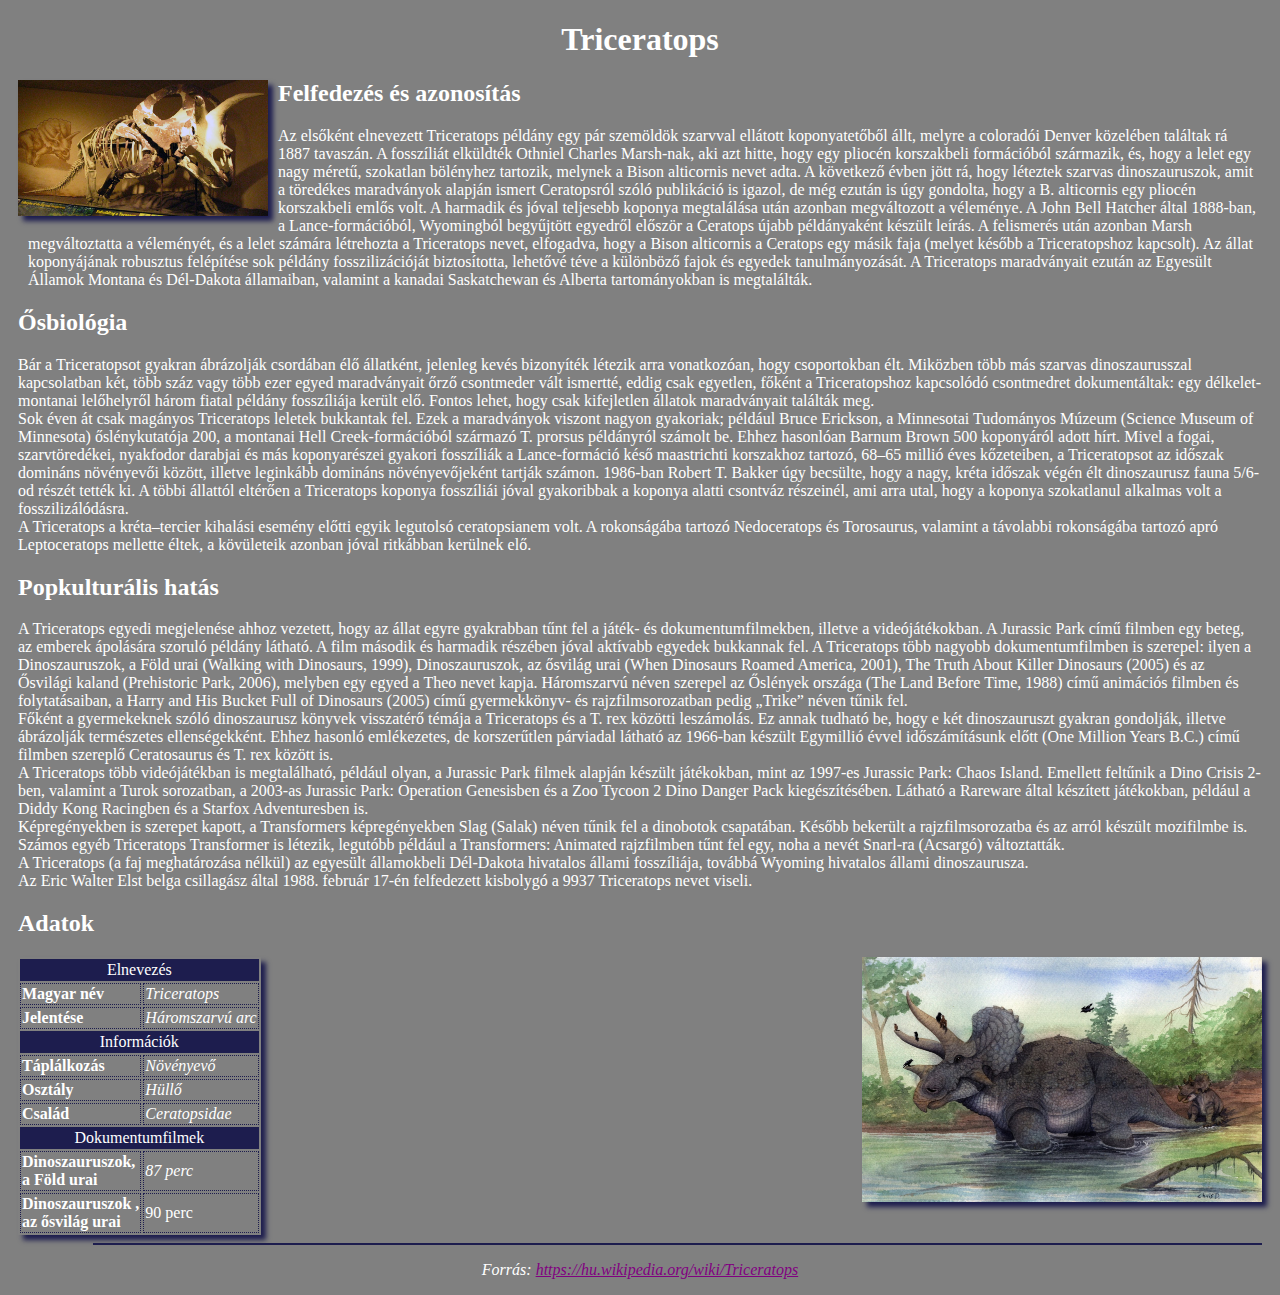
<file: index.html>
<!DOCTYPE HTML>
<html lang="hu">
<head>
<title>Triceratops</title>
  <meta charset="utf-8">
  <link rel="stylesheet" href="style.css">
</head>

<body>
<h1>Triceratops</h1>
 <a href="img/triceratops_1.jpg" target="_blank"><img class="balkep" src="img/triceratops_1.jpg" alt="Csontváz" title="Csontváz"></a>
    <h2>Felfedezés és azonosítás</h2>

<p class="első">Az elsőként elnevezett Triceratops példány egy pár szemöldök szarvval ellátott koponyatetőből állt, melyre a coloradói Denver közelében találtak rá 1887 tavaszán. A fosszíliát elküldték Othniel Charles Marsh-nak, aki azt hitte, hogy egy pliocén korszakbeli formációból származik, és, hogy a lelet egy nagy méretű, szokatlan bölényhez tartozik, melynek a Bison alticornis nevet adta. A következő évben jött rá, hogy léteztek szarvas dinoszauruszok, amit a töredékes maradványok alapján ismert Ceratopsról szóló publikáció is igazol, de még ezután is úgy gondolta, hogy a B. alticornis egy pliocén korszakbeli emlős volt. A harmadik és jóval teljesebb koponya megtalálása után azonban megváltozott a véleménye. A John Bell Hatcher által 1888-ban, a Lance-formációból, Wyomingból begyűjtött egyedről először a Ceratops újabb példányaként készült leírás. A felismerés után azonban Marsh megváltoztatta a véleményét, és a lelet számára létrehozta a Triceratops nevet, elfogadva, hogy a Bison alticornis a Ceratops egy másik faja (melyet később a Triceratopshoz kapcsolt). Az állat koponyájának robusztus felépítése sok példány fosszilizációját biztosította, lehetővé téve a különböző fajok és egyedek tanulmányozását. A Triceratops maradványait ezután az Egyesült Államok Montana és Dél-Dakota államaiban, valamint a kanadai Saskatchewan és Alberta tartományokban is megtalálták. </p>

                                 <h2>Ősbiológia</h2>

<p>Bár a Triceratopsot gyakran ábrázolják csordában élő állatként, jelenleg kevés bizonyíték létezik arra vonatkozóan, hogy csoportokban élt. Miközben több más szarvas dinoszaurusszal kapcsolatban két, több száz vagy több ezer egyed maradványait őrző csontmeder vált ismertté, eddig csak egyetlen, főként a Triceratopshoz kapcsolódó csontmedret dokumentáltak: egy délkelet-montanai lelőhelyről három fiatal példány fosszíliája került elő. Fontos lehet, hogy csak kifejletlen állatok maradványait találták meg. <br>

Sok éven át csak magányos Triceratops leletek bukkantak fel. Ezek a maradványok viszont nagyon gyakoriak; például Bruce Erickson, a Minnesotai Tudományos Múzeum (Science Museum of Minnesota) őslénykutatója 200, a montanai Hell Creek-formációból származó T. prorsus példányról számolt be. Ehhez hasonlóan Barnum Brown 500 koponyáról adott hírt. Mivel a fogai, szarvtöredékei, nyakfodor darabjai és más koponyarészei gyakori fosszíliák a Lance-formáció késő maastrichti korszakhoz tartozó, 68–65 millió éves kőzeteiben, a Triceratopsot az időszak domináns növényevői között, illetve leginkább domináns növényevőjeként tartják számon. 1986-ban Robert T. Bakker úgy becsülte, hogy a nagy, kréta időszak végén élt dinoszaurusz fauna 5/6-od részét tették ki. A többi állattól eltérően a Triceratops koponya fosszíliái jóval gyakoribbak a koponya alatti csontváz részeinél, ami arra utal, hogy a koponya szokatlanul alkalmas volt a fosszilizálódásra.<br>

A Triceratops a kréta–tercier kihalási esemény előtti egyik legutolsó ceratopsianem volt. A rokonságába tartozó Nedoceratops és Torosaurus, valamint a távolabbi rokonságába tartozó apró Leptoceratops mellette éltek, a kövületeik azonban jóval ritkábban kerülnek elő.</p>

<h2>Popkulturális hatás</h2> 
<p>A Triceratops egyedi megjelenése ahhoz vezetett, hogy az állat egyre gyakrabban tűnt fel a játék- és dokumentumfilmekben, illetve a videójátékokban. A Jurassic Park című filmben egy beteg, az emberek ápolására szoruló példány látható. A film második és harmadik részében jóval aktívabb egyedek bukkannak fel. A Triceratops több nagyobb dokumentumfilmben is szerepel: ilyen a Dinoszauruszok, a Föld urai (Walking with Dinosaurs, 1999), Dinoszauruszok, az ősvilág urai (When Dinosaurs Roamed America, 2001), The Truth About Killer Dinosaurs (2005) és az Ősvilági kaland (Prehistoric Park, 2006), melyben egy egyed a Theo nevet kapja. Háromszarvú néven szerepel az Őslények országa (The Land Before Time, 1988) című animációs filmben és folytatásaiban, a Harry and His Bucket Full of Dinosaurs (2005) című gyermekkönyv- és rajzfilmsorozatban pedig „Trike” néven tűnik fel.
<br>
Főként a gyermekeknek szóló dinoszaurusz könyvek visszatérő témája a Triceratops és a T. rex közötti leszámolás. Ez annak tudható be, hogy e két dinoszauruszt gyakran gondolják, illetve ábrázolják természetes ellenségekként. Ehhez hasonló emlékezetes, de korszerűtlen párviadal látható az 1966-ban készült Egymillió évvel időszámításunk előtt (One Million Years B.C.) című filmben szereplő Ceratosaurus és T. rex között is. 
<br>
A Triceratops több videójátékban is megtalálható, például olyan, a Jurassic Park filmek alapján készült játékokban, mint az 1997-es Jurassic Park: Chaos Island. Emellett feltűnik a Dino Crisis 2-ben, valamint a Turok sorozatban, a 2003-as Jurassic Park: Operation Genesisben és a Zoo Tycoon 2 Dino Danger Pack kiegészítésében. Látható a Rareware által készített játékokban, például a Diddy Kong Racingben és a Starfox Adventuresben is. 
</br>
Képregényekben is szerepet kapott, a Transformers képregényekben Slag (Salak) néven tűnik fel a dinobotok csapatában. Később bekerült a rajzfilmsorozatba és az arról készült mozifilmbe is. Számos egyéb Triceratops Transformer is létezik, legutóbb például a Transformers: Animated rajzfilmben tűnt fel egy, noha a nevét Snarl-ra (Acsargó) változtatták.
<br>
A Triceratops (a faj meghatározása nélkül) az egyesült államokbeli Dél-Dakota hivatalos állami fosszíliája, továbbá Wyoming hivatalos állami dinoszaurusza.
<br>
Az Eric Walter Elst belga csillagász által 1988. február 17-én felfedezett kisbolygó a 9937 Triceratops nevet viseli. 
</p>

                                <h2>Adatok</h2>
   <a href="img/triceratops_2.jpg" target="_blank"> <img class="jobbkep"  src="img/triceratops_2.jpg"  alt="Triceratops" title="Triceratops"></a> 
<table>
  <tr>
    <td class="fejsor" colspan="2">Elnevezés</td>
  </tr>
  <tr>
    <td> <b>Magyar név</b> </td>
    <td> <i>Triceratops</i> </td>
  </tr> 
  <tr>
    <td> <b>Jelentése</b> </td>
    <td> <i>Háromszarvú arc</i></td>
  </tr>
  <tr>
    <td class="fejsor" colspan="2" >Információk</td>
  </tr>
  <tr>
    <td><b>Táplálkozás</b></td>
    <td><i>Növényevő</i></td>
  </tr>
    <tr>
    <td><b>Osztály</b></td>
    <td><i>Hüllő</i></td>
  </tr> 
  <tr>
    <td><b>Család</b></td>
    <td><i>Ceratopsidae</i></td>
  </tr> 
  <tr>
    <td class="fejsor" colspan="2">Dokumentumfilmek</td>
  </tr>
     <tr>
    <td><b>Dinoszauruszok,<br> a Föld urai </td>
	<td> <i>87 perc</i></td>
  </tr> 
     <tr>
    <td> <b>Dinoszauruszok ,<br> az ősvilág urai </td>
	<td> 90 perc</td>
  </tr> 
 </table> 

	
 	<hr>

<p  class="forras" > <i> Forrás: <a href="https://hu.wikipedia.org/wiki/Triceratops" target="_blank">https://hu.wikipedia.org/wiki/Triceratops</i></a></p>

</body>

</html>
</file>
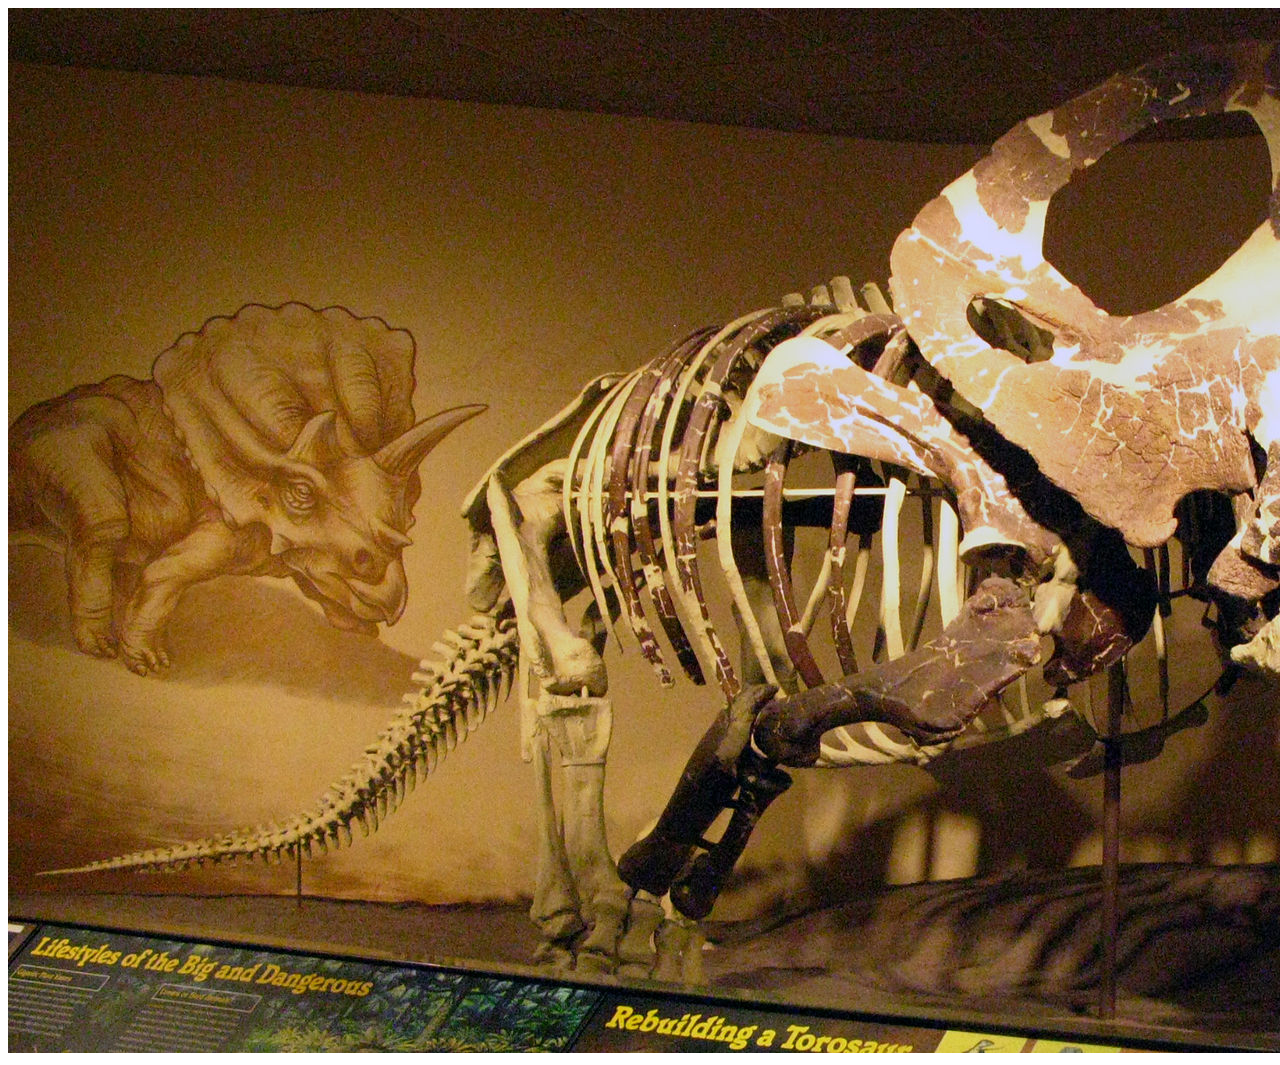
<file: kép_1.html>
<!DOCTYPE html>
<html lang="en">
<head>
    <meta charset="UTF-8">
    <meta name="viewport" content="width=device-width, initial-scale=1.0">
    <title>triceratops_2</title>
</head>
<body>
    <img src="img/triceratops_1.jpg" alt="">
</body>
</html>
</file>
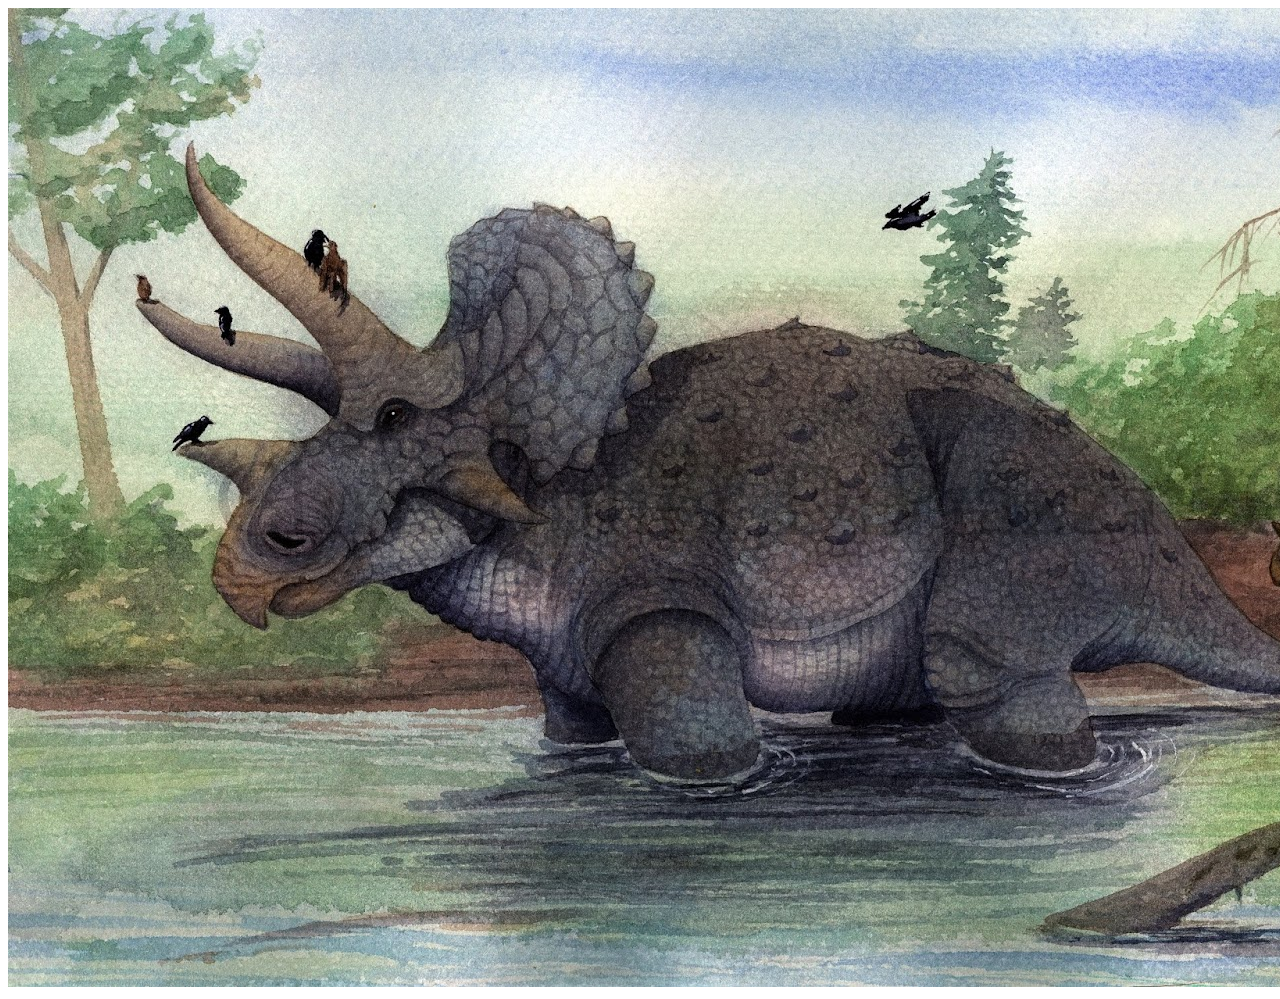
<file: kép_2.html>
<!DOCTYPE html>
<html lang="en">
<head>
    <meta charset="UTF-8">
    <meta name="viewport" content="width=device-width, initial-scale=1.0">
    <title>triceratops_2</title>
</head>
<body>
    <img src="img/triceratops_2.jpg" alt="">
</body>
</html>
</file>
<file: style.css>
body{
    background-color: gray;
    color: white;
    padding-left: 10px;
    padding-right: 10px;
}
h1{
    text-align: center;
}
.balkep{
    float: left;
    width: 250px;
    box-shadow: 5px 5px 5px #1D1D4E;
    margin-right: 10px;
    margin-bottom: 2px;
}
.jobbkep{
    float: right;
    width: 400px;
    box-shadow: 5px 5px 5px #1D1D4E;
}
table{
    box-shadow: 5px 5px 5px  #1D1D4E;;
}

td{
    border-bottom: 1px dotted #1D1D4E ;
    border-top: 1px dotted  #1D1D4E ;
    border-right: 1px dotted  #1D1D4E ;
    border-left: 1px dotted  #1D1D4E;
}
.fejsor{
    text-align: center;
    background-color: #1D1D4E;
    
    
}
hr{
    border: 1px solid #1D1D4E ;
    margin-left: 75px;
    
}
.első{
    margin-left: 10px;
}
.forras{
    text-align: center;
    font-style: italic;
}
a:active{
    color: red;
}
a{
    color: purple;

}
a:checked{
   color: purple; 
}
</file>
